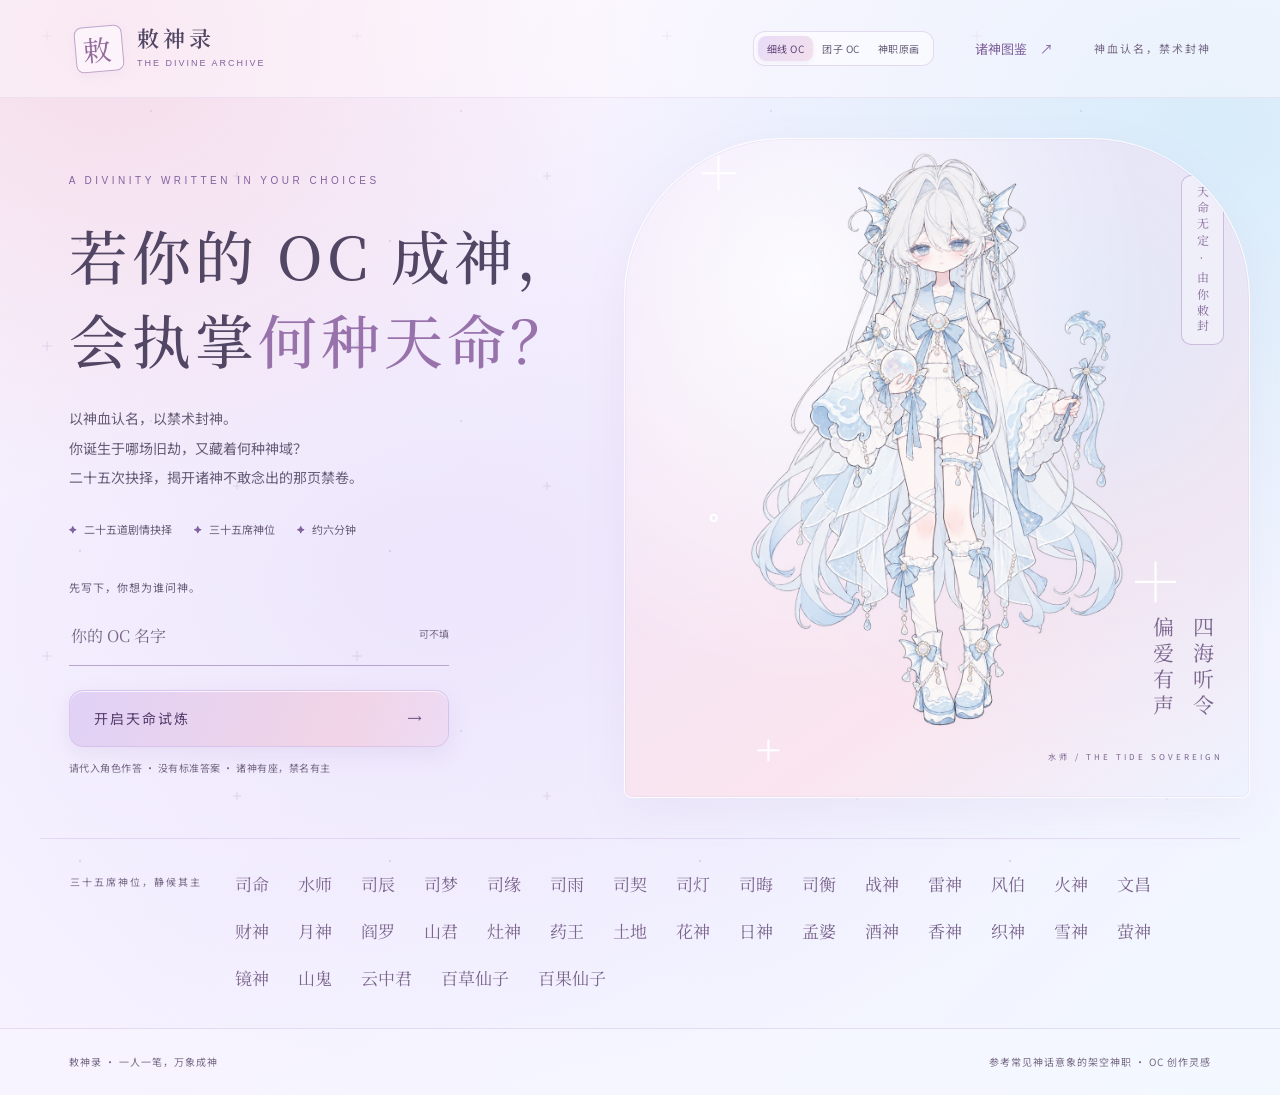
<file: index.html>
<!DOCTYPE html>
<html lang="zh-CN"><head><meta charset="utf-8"><meta name="viewport" content="width=device-width,initial-scale=1,viewport-fit=cover"><meta name="theme-color" content="#f8f5ff"><meta name="description" content="二十五道天命试炼，三十五种神职归宿。代入你的OC，领取专属权柄、封神名场面与神谕插画。"><meta property="og:title" content="敕神录 · 你的OC会是什么神？"><meta property="og:description" content="三十五种神职，三十五段禁忌出身。觉醒天生禁术、展开神域，揭开诸神不敢念出的封印密卷。"><title>敕神录 · 你的 OC 会是什么神？</title><link rel="icon" href="data:image/svg+xml,%3Csvg xmlns='http://www.w3.org/2000/svg' viewBox='0 0 64 64'%3E%3Crect width='64' height='64' rx='12' fill='%23eee3f8'/%3E%3Ctext x='12' y='49' font-size='44' fill='%2382639f'%3E敕%3C/text%3E%3C/svg%3E"><link rel="stylesheet" href="style.css?v=6"><link rel="stylesheet" href="dream.css?v=2"></head>
<body><header><button class="brand" id="brand" aria-label="敕神录首页"><span class="seal">敕</span><span>敕神录<small>THE DIVINE ARCHIVE</small></span></button><nav><div class="art-switch" role="group" aria-label="插画风格"><button data-art-choice="line" aria-pressed="true" class="active">细线 OC</button><button data-art-choice="chibi" aria-pressed="false">团子 OC</button><button data-art-choice="portrait" aria-pressed="false">神职原画</button></div><button id="nav-atlas">诸神图鉴 <span>↗</span></button><span class="nav-note">神血认名，禁术封神</span></nav></header><main id="app"></main><footer><span>敕神录 · 一人一笔，万象成神</span><span>参考常见神话意象的架空神职 · OC 创作灵感</span></footer><div id="toast" role="status" aria-live="polite"></div><dialog id="atlas"><div class="dialog-head"><div><p class="eyebrow">THE PANTHEON</p><h2>三十五神，各有锋芒。</h2></div><button id="close-atlas" class="close" aria-label="关闭图鉴">×</button></div><p class="muted">神位不分高低，故事各有偏爱。图鉴展示的是神职意象，角色外貌由你定义。</p><div class="atlas-grid" id="atlas-grid"></div></dialog><script src="data.js?v=7"></script><script src="app.js?v=15"></script></body></html>
</file>
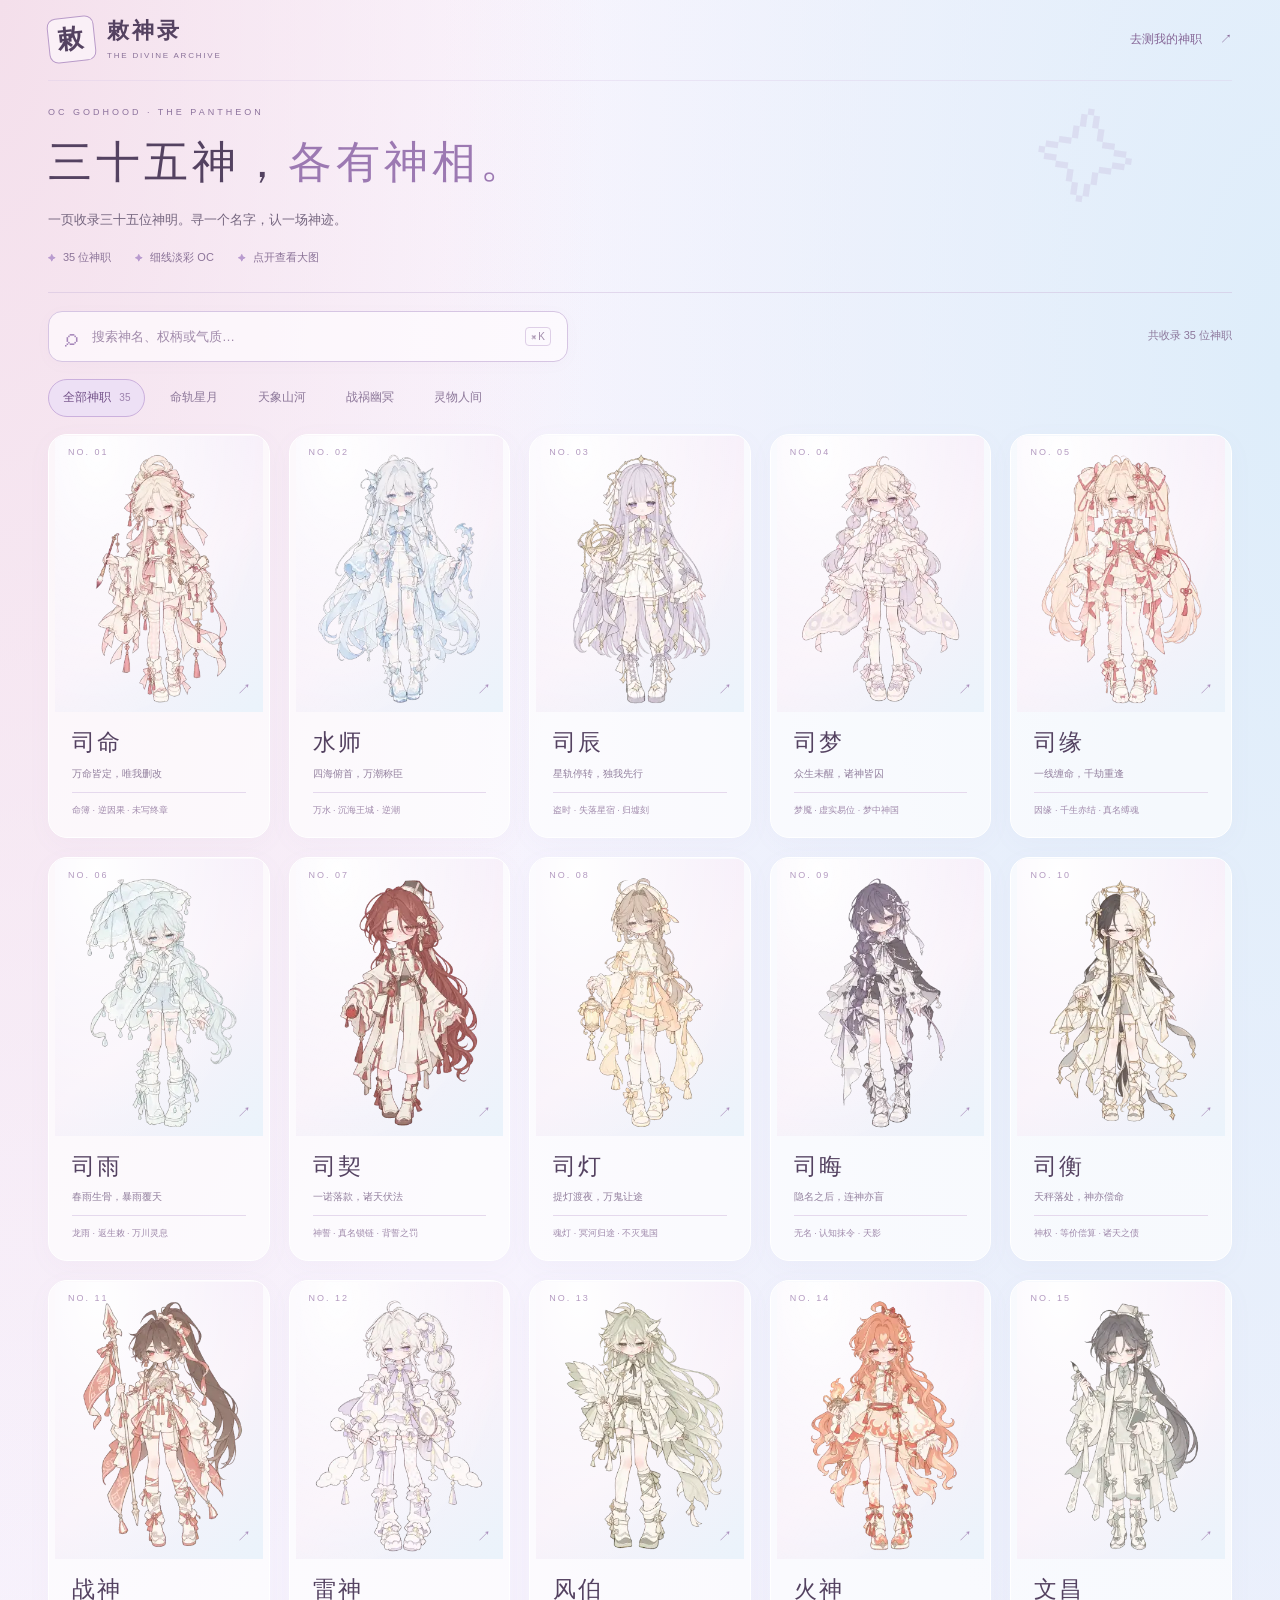
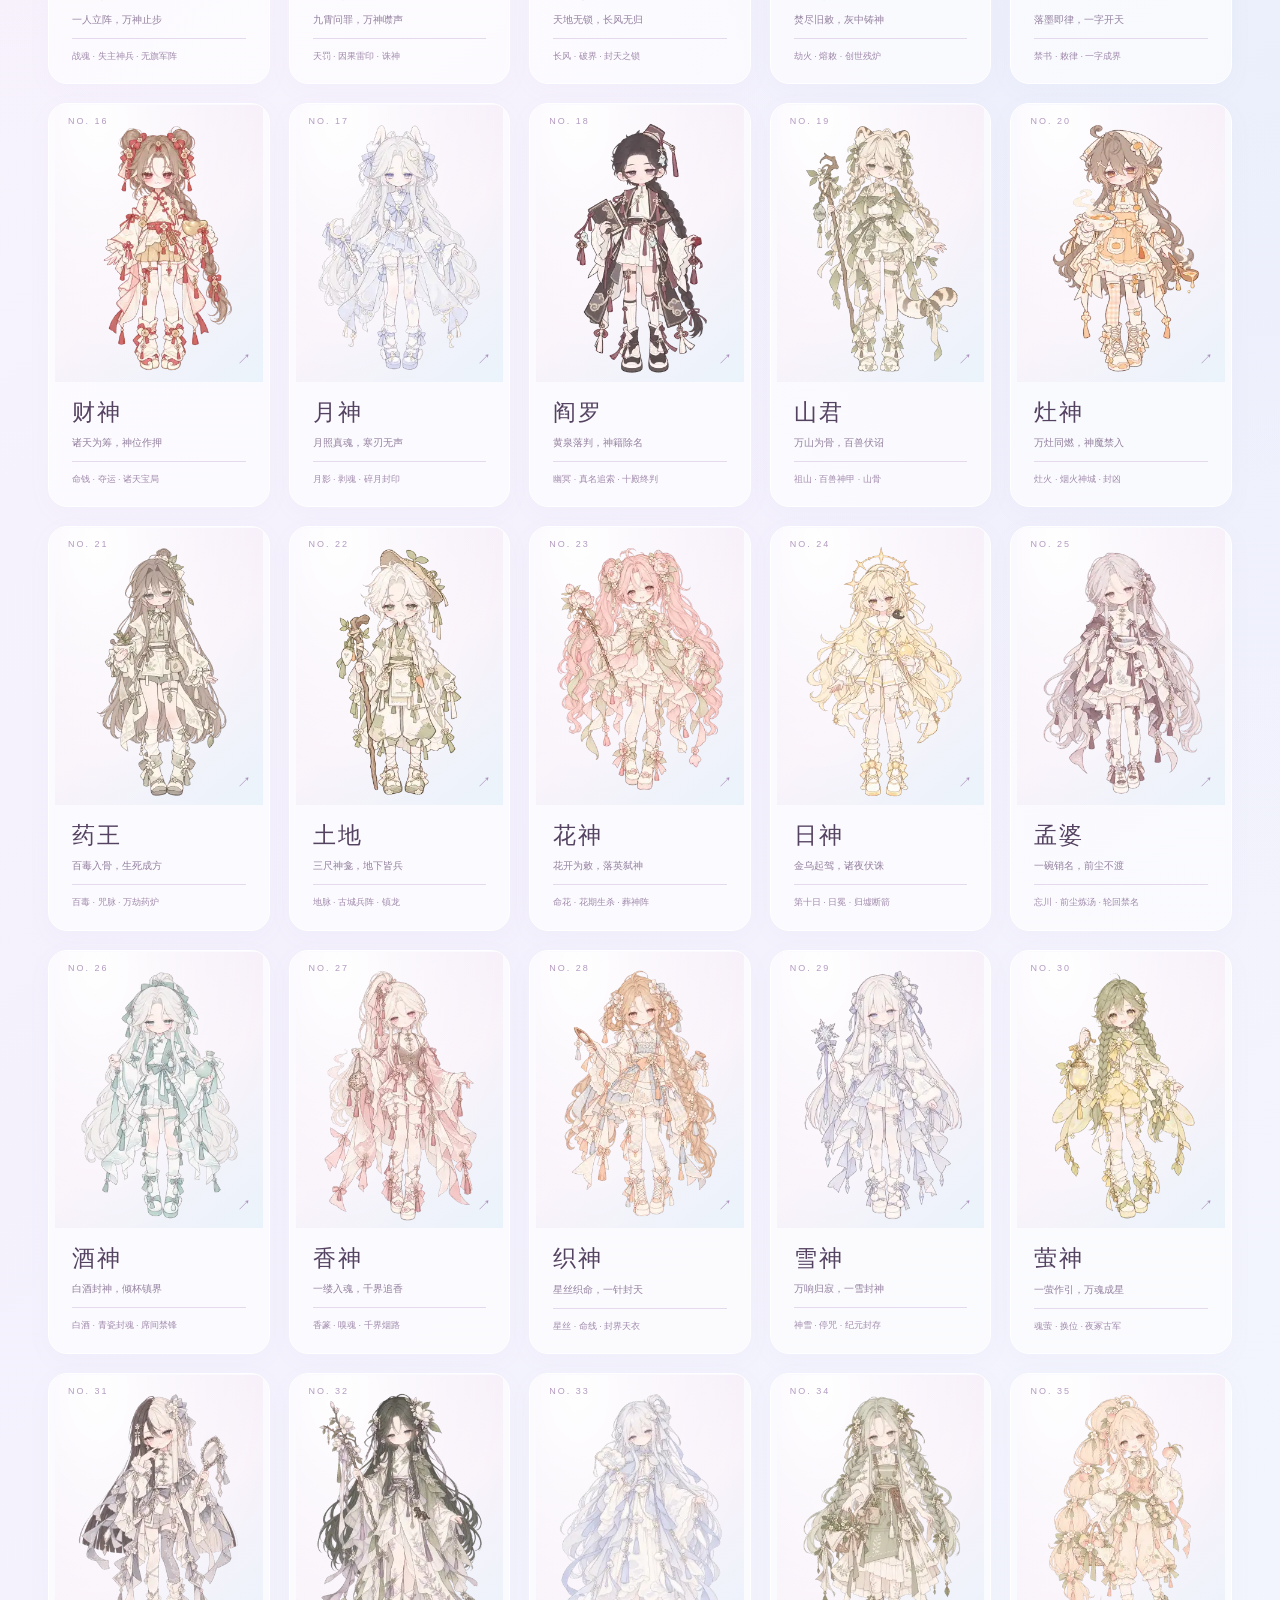
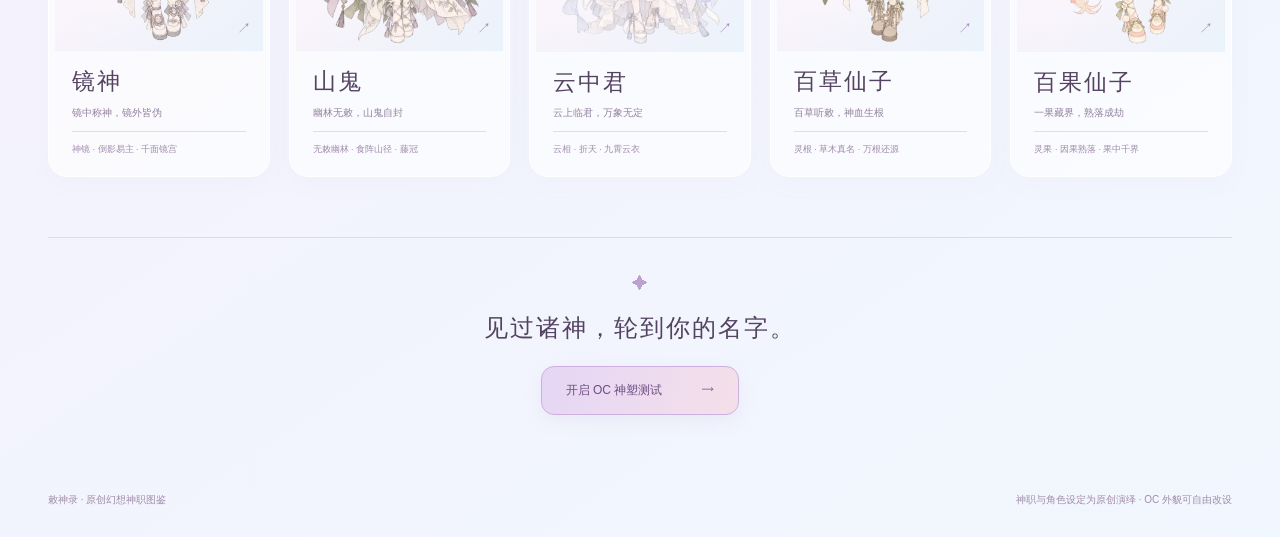
<file: atlas.html>
<!doctype html>
<html lang="zh-CN"><head><meta charset="utf-8"><meta name="viewport" content="width=device-width,initial-scale=1,viewport-fit=cover"><meta name="theme-color" content="#f7f2fc"><meta name="description" content="敕神录 · 35位幻想神职OC图鉴。看神相、寻神名，收藏属于你的创作灵感。"><title>诸神图鉴 · OC神塑</title><link rel="stylesheet" href="atlas.css?v=1"><script src="atlas-data.js?v=1" defer></script><script src="atlas.js?v=1" defer></script></head>
<body><header class="site-header"><a class="brand" href="atlas.html"><span class="brand-seal">敕</span><span>敕神录<small>THE DIVINE ARCHIVE</small></span></a><a class="test-link" href="https://oc001.rqez.cn/t/divine/">去测我的神职 <span>↗</span></a></header><main><section class="intro"><p class="eyebrow">OC GODHOOD · THE PANTHEON</p><h1>三十五神，<br><em>各有神相。</em></h1><p class="intro-copy">一页收录三十五位神明。<br>寻一个名字，认一场神迹。</p><div class="intro-meta"><span>35 位神职</span><span>细线淡彩 OC</span><span>点开查看大图</span></div><span class="intro-star" aria-hidden="true">✧</span></section><section class="collection" aria-label="诸神收录"><div class="collection-toolbar"><label class="search-wrap"><span aria-hidden="true">⌕</span><input type="search" id="god-search" placeholder="搜索神名、权柄或气质…" autocomplete="off" aria-label="搜索神名、权柄或气质"><kbd aria-hidden="true">⌘ K</kbd></label><p id="result-count" role="status">共收录 35 位神职</p></div><div class="filters" role="group" aria-label="按神职分类"><button data-filter="all" aria-pressed="true">全部神职 <span>35</span></button><button data-filter="fate" aria-pressed="false">命轨星月</button><button data-filter="nature" aria-pressed="false">天象山河</button><button data-filter="battle" aria-pressed="false">战祸幽冥</button><button data-filter="spirit" aria-pressed="false">灵物人间</button></div><div class="god-grid" id="god-grid"></div><div class="empty" id="empty" hidden><span aria-hidden="true">✧</span><h2>尚未寻到这位神。</h2><p>试试「月」「白酒」或「草木」，也可以换一类神职。</p><button id="clear-search">查看全部神职</button></div></section><section class="closing"><span aria-hidden="true">✦</span><p>见过诸神，轮到你的名字。</p><a href="https://oc001.rqez.cn/t/divine/">开启 OC 神塑测试 <span>⟶</span></a></section></main><footer><span>敕神录 · 原创幻想神职图鉴</span><span>神职与角色设定为原创演绎 · OC 外貌可自由改设</span></footer><dialog id="god-detail" aria-labelledby="detail-title"><button class="close-detail" id="close-detail" aria-label="关闭神职详情">×</button><div id="detail-content"></div><nav class="detail-nav" aria-label="切换神职"><button id="previous-god">← 上一位</button><span id="detail-position"></span><button id="next-god">下一位 →</button></nav></dialog><div class="toast" id="toast" role="status" aria-live="polite"></div></body></html>
</file>
<file: style.css>
@import url('https://fonts.googleapis.com/css2?family=Noto+Serif+SC:wght@400;500;600;700;900&family=Noto+Sans+SC:wght@400;500;600&display=swap');
:root{--bg:#101a19;--paper:#f1ebdc;--ink:#22332e;--gold:#cdb789;--muted:#a5ada1;--accent:#d3b77f;--line:#c9b88633;color-scheme:dark}*{box-sizing:border-box}body{margin:0;background:var(--bg);color:var(--paper);font:15px/1.8 'Noto Sans SC',sans-serif}body:before{content:'';position:fixed;inset:0;pointer-events:none;opacity:.16;background-image:url("data:image/svg+xml,%3Csvg viewBox='0 0 180 180' xmlns='http://www.w3.org/2000/svg'%3E%3Cfilter id='n'%3E%3CfeTurbulence type='fractalNoise' baseFrequency='.75' numOctaves='3' stitchTiles='stitch'/%3E%3C/filter%3E%3Cpath fill='%23ffffff' filter='url(%23n)' opacity='.19' d='M0 0h180v180H0z'/%3E%3C/svg%3E")}button,input{font:inherit}button{cursor:pointer}button:focus-visible,a:focus-visible{outline:2px solid var(--gold);outline-offset:5px}button{color:inherit}h1,h2,h3,p{margin-top:0}h1,h2,h3,.serif{font-family:'Noto Serif SC','Songti SC',serif}button{border:0}header{height:98px;border-bottom:1px solid var(--line);padding:0 5.4%;display:flex;align-items:center;justify-content:space-between;position:relative;z-index:2}.brand{display:flex;align-items:center;gap:14px;background:none;text-align:left;font:600 22px/1.1 'Noto Serif SC',serif;letter-spacing:4px}.brand small{display:block;font:9px/1.7 sans-serif;letter-spacing:2px;color:var(--gold);margin-top:6px}.seal{font:28px 'Noto Serif SC',serif;color:#dcba86;border:1px solid #ae7956;padding:2px 7px;transform:rotate(-5deg)}nav{display:flex;align-items:center;gap:35px}nav button{background:none;font-size:13px;color:var(--gold)}nav button span{margin-left:10px}.nav-note{font-size:11px;color:var(--muted);letter-spacing:2px}main{min-height:calc(100svh - 175px)}footer{border-top:1px solid var(--line);padding:24px 5.4%;display:flex;justify-content:space-between;color:#8f9a8d;font-size:10px;letter-spacing:1px}.eyebrow{font:10px/1.6 sans-serif;letter-spacing:3.5px;color:var(--gold);margin-bottom:24px}.hero{max-width:1500px;margin:auto;display:grid;grid-template-columns:1fr 1.05fr;min-height:740px}.hero-copy{padding:75px 7% 50px 11%;position:relative;z-index:1}.hero-copy h1{font-size:clamp(40px,4.6vw,68px);line-height:1.42;letter-spacing:4px;font-weight:500;margin-bottom:24px}.hero-copy h1 em{font-style:normal;color:var(--gold)}.hero-copy .desc{color:#b4b9ab;max-width:370px;font-size:14px;line-height:2.1}.hero-label{display:flex;gap:22px;color:#adbaa8;font-size:11px;margin:28px 0 38px}.hero-label span{display:flex;align-items:center;gap:7px}.hero-label span:before{content:'✦';color:var(--gold);font-size:8px}.name-label{display:block;font-size:11px;color:#b7bcad;letter-spacing:1px;margin:0 0 9px}.name-wrap{display:flex;align-items:center;gap:15px;max-width:380px;border-bottom:1px solid #79806b;padding:0 0 9px}.name-wrap input{background:none;border:0;outline:0;color:var(--paper);width:100%;font-family:'Noto Serif SC',serif;font-size:20px;min-width:0}.name-wrap input::placeholder{color:#738174;font-size:16px}.name-wrap span{white-space:nowrap;color:#8c998b;font-size:10px}.primary{background:var(--gold);color:#19251e;min-height:55px;padding:15px 24px;display:flex;align-items:center;justify-content:space-between;gap:30px;font-size:14px;letter-spacing:2px;transition:.2s}.primary:hover{background:#e6d0a2;transform:translateY(-2px)}.hero-copy .primary{width:100%;max-width:380px;margin:24px 0 12px}.subnote{font-size:10px;letter-spacing:.5px;color:#7f8d80}.hero-art{position:relative;min-width:0;overflow:hidden}.hero-art>img{width:100%;height:100%;object-fit:cover;object-position:50% 35%;position:absolute;inset:0}.hero-art:after{content:'';position:absolute;inset:0;background:linear-gradient(90deg,var(--bg),transparent 25%),linear-gradient(0deg,var(--bg),transparent 25%)}.art-caption{position:absolute;right:35px;bottom:58px;z-index:1;text-align:right;color:#eddfbd}.art-caption .vertical{writing-mode:vertical-rl;letter-spacing:10px;font:26px 'Noto Serif SC',serif;line-height:1.9;letter-spacing:7px;margin:0 0 20px auto}.art-caption small{font-size:10px;letter-spacing:3px}.floating-seal{position:absolute;right:30px;top:35px;z-index:1;border:1px solid #cfaa7877;padding:9px 12px;color:var(--gold);writing-mode:vertical-rl;letter-spacing:4px;font:12px 'Noto Serif SC',serif}.home-bottom{border-top:1px solid var(--line);max-width:1200px;margin:0 auto;padding:29px 30px 35px;display:flex;gap:30px;align-items:center}.home-bottom>span{font-size:10px;letter-spacing:2px;color:#a7ac9e;white-space:nowrap}.god-ticker{display:flex;flex-wrap:wrap;gap:25px}.god-ticker button{font:17px 'Noto Serif SC',serif;background:none;color:#d1c7ad;padding:3px}.god-ticker button:hover{color:#fff1cc}.quiz{max-width:850px;margin:0 auto;padding:42px 28px 75px;animation:rise .35s ease}.quiz-meta{display:flex;justify-content:space-between;align-items:center;font-size:11px;color:#a7b2a2;letter-spacing:1px}.quiz-meta strong{font-family:serif;font-size:25px;color:var(--gold);font-weight:400}.progress{height:2px;background:#60705a55;margin:15px 0 42px}.progress span{height:100%;display:block;background:var(--gold);transition:width .3s}.chapter{color:var(--gold);font-size:11px;letter-spacing:3px}.quiz h1{font-size:clamp(24px,3vw,35px);line-height:1.8;font-weight:500;letter-spacing:1px;margin:15px 0}.quiz .hint{font-size:13px;color:#a7b1a0;margin-bottom:30px}.options{display:grid;gap:12px}.option{display:flex;align-items:center;gap:20px;padding:18px 22px;text-align:left;background:#ffffff03;border:1px solid #9caa8d33;min-height:71px;transition:.2s;line-height:1.8;font-size:14px}.option .letter{font:19px 'Noto Serif SC',serif;color:#b8ac8a;min-width:20px}.option:hover{background:#d7c49610;border-color:#cdb789aa}.option.selected{background:#cfb88919;border-color:var(--gold)}.option.selected .letter{color:var(--gold)}.quiz-nav{display:flex;justify-content:space-between;margin-top:28px;align-items:center}.text-btn{background:none;color:#acb5a4;font-size:12px;padding:10px 0}.quiz-nav .primary{min-height:48px;font-size:12px;padding:12px 24px}.primary:disabled{opacity:.35;cursor:default;transform:none}.small-note{text-align:center;color:#738273;font-size:10px;margin:30px 0 0}.reveal{min-height:65svh;display:grid;place-content:center;text-align:center;padding:35px}.reveal .sigil{font:75px 'Noto Serif SC',serif;color:var(--gold);animation:pulse 1.5s infinite}.reveal h2{font-weight:400;font-size:26px;letter-spacing:4px}.reveal p{color:var(--muted);font-size:12px;letter-spacing:2px}.result{max-width:1160px;margin:auto;padding:45px 30px 70px;animation:rise .6s}.result-head{display:flex;justify-content:space-between;align-items:center;margin-bottom:28px}.result-head p{margin:0;font-size:11px;color:var(--gold);letter-spacing:2px}.result-head button{background:none;color:#aeb6a8;font-size:11px}.result-grid{display:grid;grid-template-columns:420px 1fr;gap:44px;align-items:start}.god-card{position:relative;aspect-ratio:2/3;background:#162321;overflow:hidden;border:1px solid #b9a47755}.god-card img{width:100%;height:100%;object-fit:cover}.god-card:after{content:'';position:absolute;inset:0;background:linear-gradient(0deg,#08100fea,transparent 58%)}.god-card .card-top{position:absolute;top:24px;left:26px;z-index:1;font-size:9px;letter-spacing:3px;color:#e2d4b7}.god-card .card-stamp{position:absolute;right:22px;top:22px;border:1px solid #e0c58b99;color:#e5d5b2;padding:6px 10px;writing-mode:vertical-rl;letter-spacing:4px;font:12px 'Noto Serif SC',serif}.card-title{position:absolute;bottom:26px;left:28px;right:23px;z-index:1}.card-title small{font-size:10px;letter-spacing:4px;color:#d3c9ab}.card-title h2{font-size:68px;font-weight:400;letter-spacing:13px;line-height:1.4;margin:7px 0}.card-title p{font:17px/1.8 'Noto Serif SC',serif;letter-spacing:2px;margin:0}.image-caption{font-size:9px;color:#77877a;text-align:center;margin-top:10px}.result-copy .eyebrow{margin:2px 0 12px;color:var(--accent)}.result-copy h1{font-size:31px;font-weight:500;line-height:1.7;margin-bottom:14px;overflow-wrap:anywhere}.result-copy h1 span{color:var(--accent)}.tags{display:flex;gap:8px;flex-wrap:wrap;margin-bottom:26px}.tags span{border:1px solid #a8b29644;color:#c6cbb9;padding:3px 10px;font-size:10px}.quote{border-left:2px solid var(--accent);padding-left:18px;font:21px/1.9 'Noto Serif SC',serif;color:var(--accent);margin:0 0 25px}.body-copy{font-size:13px;color:#bbc2b0;line-height:2.1}.domain{display:flex;gap:25px;border-top:1px solid var(--line);border-bottom:1px solid var(--line);padding:15px 0;margin-top:25px}.domain small{font-size:10px;color:#9aa58f}.domain p{font-family:'Noto Serif SC',serif;margin:3px 0;font-size:15px}.domain>div{flex:1}.actions{display:grid;grid-template-columns:1fr 1fr;gap:10px;margin-top:23px}.actions .primary{font-size:12px;letter-spacing:1px;padding:13px 17px;min-height:49px;gap:10px}.secondary{border:1px solid #b4b59766;background:transparent;padding:12px 16px;font-size:12px;letter-spacing:1px}.secondary:hover{background:#ffffff08}.share-extra{display:flex;gap:20px;margin-top:12px}.share-extra button{font-size:10px;background:none;color:#a7b09c;padding:4px 0;text-decoration:underline;text-underline-offset:5px}.section-divider{display:flex;align-items:center;gap:22px;margin:52px 0 25px;font:21px 'Noto Serif SC',serif;letter-spacing:3px}.section-divider:after{content:'';height:1px;background:var(--line);flex:1}.report-grid{display:grid;grid-template-columns:1fr 1fr;gap:18px}.report-box{padding:26px 28px;background:#d9d0b905;border:1px solid var(--line)}.report-box h3{font-size:18px;font-weight:500;margin-bottom:15px;letter-spacing:1px}.report-box .label{font:9px sans-serif;letter-spacing:3px;color:var(--accent);margin:0 0 12px}.report-box p{font-size:13px;color:#b9c1b0;line-height:2.1;margin-bottom:0}.report-box.scene{grid-column:1/-1;background:linear-gradient(130deg,#c5ad7814,#1b262100);padding:32px}.scene h3{font-size:24px}.scene p{font:17px/2.1 'Noto Serif SC',serif;color:#d9d7c5;max-width:900px}.prayer{font:17px/1.9 'Noto Serif SC',serif!important;color:#d3c8ab!important}.reply{border-top:1px solid var(--line);margin-top:18px;padding-top:14px;color:var(--accent)!important}.pair{display:flex;gap:20px;align-items:center}.pair img{width:63px;height:86px;object-fit:cover;border:1px solid #c9b88644}.pair h3{margin-bottom:3px}.pair p{font-size:11px}.bars{display:grid;gap:15px}.bar-label{display:flex;justify-content:space-between;font-size:12px;color:#cad0bc;margin-bottom:5px}.bar-line{height:3px;background:#7d896a33}.bar-line span{height:100%;display:block;background:var(--accent)}.report-box .quiet{font-size:10px;color:#86937c;line-height:1.8;margin-top:15px}.result-bottom{text-align:center;border-top:1px solid var(--line);padding-top:32px;margin-top:35px}.result-bottom p{font-size:12px;color:#a4af9a}.result-bottom button{display:inline-flex;min-width:210px}.evidence{padding-left:15px;border-left:1px solid #c9b88655;margin-top:15px}.evidence span{font-size:10px;color:var(--accent)}.evidence p{font-size:12px;margin-top:5px;color:#b7c0a9}#toast{position:fixed;bottom:28px;left:50%;transform:translate(-50%,15px);opacity:0;pointer-events:none;background:#e6d5ae;color:#203127;padding:10px 22px;font-size:12px;z-index:30;box-shadow:0 5px 25px #0005;transition:.2s;max-width:90vw;text-align:center}#toast.show{transform:translate(-50%,0);opacity:1}dialog{color:var(--paper);background:#15211e;border:1px solid #c9b88655;padding:35px;width:min(1080px,92vw);max-height:88svh}dialog::backdrop{background:#020a08c9;backdrop-filter:blur(6px)}.dialog-head{display:flex;justify-content:space-between;align-items:start}.dialog-head .eyebrow{margin-bottom:10px}.dialog-head h2{font-size:26px;letter-spacing:2px;font-weight:400}.close{background:none;color:var(--gold);font-size:32px;line-height:1}.muted{font-size:12px;color:#a5b098}.atlas-grid{display:grid;grid-template-columns:repeat(5,1fr);gap:16px;margin-top:25px}.atlas-item{background:none;text-align:left;padding:0;border:1px solid #b5ad8b33;overflow:hidden}.atlas-item img{width:100%;aspect-ratio:2/3;object-fit:cover;display:block;transition:transform .3s}.atlas-item:hover img{transform:scale(1.035)}.atlas-item div{padding:12px}.atlas-item h3{font-size:19px;letter-spacing:2px;margin:0 0 5px}.atlas-item p{font-size:10px;color:#acb59e;margin:0}.atlas-detail{display:grid;grid-template-columns:240px 1fr;gap:30px;margin-top:20px}.atlas-detail>img{width:100%;height:auto}.atlas-detail h3{font-size:28px;color:var(--gold);margin-bottom:15px}.atlas-detail p{font-size:13px;color:#b8c1ad}.resume-row{display:flex;align-items:center;gap:10px;font-size:11px;color:#a3b095;margin-top:17px}.resume-row button{background:none;border-bottom:1px solid var(--gold);padding:0;color:var(--gold)}@keyframes rise{from{opacity:0;transform:translateY(14px)}to{opacity:1;transform:translateY(0)}}@keyframes pulse{50%{opacity:.45;transform:scale(.95)}}@media(min-width:1500px){.hero{min-height:790px}}@media(max-width:1000px){.hero-copy{padding-left:9%;padding-top:58px}.hero{min-height:700px}.nav-note{display:none}.result-grid{grid-template-columns:350px 1fr;gap:28px}.result-copy h1{font-size:26px}.card-title h2{font-size:60px}.atlas-grid{grid-template-columns:repeat(4,1fr)}}@media(max-width:750px){header{height:78px;padding:0 6%}.brand{font-size:19px;gap:11px}.seal{font-size:24px}.brand small{font-size:7px}.hero{display:flex;flex-direction:column-reverse;min-height:auto}.hero-art{height:330px;min-height:330px}.hero-art>img{object-position:50% 28%}.hero-art:after{background:linear-gradient(0deg,var(--bg),transparent 50%)}.art-caption{right:25px;bottom:35px}.art-caption .vertical{font-size:19px;letter-spacing:5px}.art-caption small{font-size:8px}.floating-seal{right:auto;left:25px;top:25px}.hero-copy{padding:0 7% 40px;margin-top:-12px}.hero-copy .eyebrow{margin-bottom:17px;font-size:9px}.hero-copy h1{font-size:39px;letter-spacing:3px;margin-bottom:18px}.hero-copy .desc{font-size:12px;max-width:none}.hero-label{margin:20px 0 28px;gap:18px}.hero-label span{font-size:10px}.name-wrap,.hero-copy .primary{max-width:none}.hero-copy .primary{margin-top:20px}.home-bottom{margin:0 7%;padding:24px 0;display:block}.home-bottom>span{display:block;margin-bottom:17px}.god-ticker{gap:15px}.god-ticker button{font-size:15px}footer{display:block;padding:22px 7%;font-size:9px}footer span{display:block;margin:3px 0}.quiz{padding:27px 22px 50px}.progress{margin-bottom:30px}.quiz h1{font-size:24px;line-height:1.75}.quiz .hint{font-size:12px;margin-bottom:24px}.option{font-size:12px;padding:14px 16px;gap:16px;min-height:70px}.quiz-nav .primary{font-size:11px}.result{padding:28px 20px 45px}.result-head{margin-bottom:20px}.result-head p{font-size:10px}.result-grid{display:block}.god-card{width:100%;max-width:420px;margin:auto;aspect-ratio:3/4}.god-card img{object-position:50% 30%}.card-title h2{font-size:61px}.card-title p{font-size:16px}.card-title{bottom:22px}.result-copy{margin-top:28px}.result-copy h1{font-size:26px}.quote{font-size:19px}.body-copy{font-size:12px}.domain{gap:17px}.domain p{font-size:13px}.report-grid{grid-template-columns:1fr;gap:14px}.report-box{padding:24px}.report-box.scene{padding:26px 23px}.scene h3{font-size:22px}.scene p{font-size:16px}.section-divider{margin-top:38px;font-size:19px}.atlas-grid{grid-template-columns:repeat(2,1fr);gap:12px}dialog{padding:25px 20px;width:94vw}.dialog-head h2{font-size:23px}.atlas-detail{grid-template-columns:1fr;gap:20px}.atlas-detail>img{width:100%;max-height:350px;object-fit:cover;object-position:50% 25%}.atlas-item p{font-size:9px}}@media(prefers-reduced-motion:reduce){*,*:before,*:after{animation:none!important;transition:none!important;scroll-behavior:auto!important}}
/* Expanded divine archive */
.thrill-banner{padding:16px 18px;border:1px solid color-mix(in srgb,var(--accent) 38%,transparent);background:linear-gradient(110deg,#cab57c13,transparent);margin-bottom:20px}.thrill-banner>span{display:block;font-size:9px;letter-spacing:2px;color:var(--accent);margin-bottom:5px}.thrill-banner strong{font:18px/1.7 'Noto Serif SC',serif;color:#e4d5b4}.thrill-banner p{font-size:12px;line-height:1.95;color:#b4bfab;margin:7px 0 0}.report-jumps{display:flex;align-items:center;gap:12px;flex-wrap:wrap;margin:36px 0 0;border-top:1px solid var(--line);padding-top:22px}.report-jumps>span{font-size:10px;color:#8c9a86;letter-spacing:2px;margin-right:10px}.report-jumps button{background:#ffffff03;border:1px solid #bdba9640;padding:7px 12px;color:#c8cfb8;font-size:11px}.report-jumps button:hover{border-color:var(--accent);color:var(--accent)}.report-box[id]{scroll-margin-top:25px}.deep-reading{grid-column:1/-1;padding:34px 38px}.deep-reading h3{font-size:24px}.deep-reading p{font-size:14px;line-height:2.35;color:#c1c7b6;margin:16px 0;max-width:950px}.reading-end{margin-top:24px;padding-top:18px;border-top:1px solid var(--line);color:var(--accent);font:14px 'Noto Serif SC',serif;letter-spacing:1px}.modes-box{grid-column:1/-1;padding:30px}.modes-box h3{font-size:24px}.mode-note{max-width:760px;margin-bottom:22px!important;font-size:12px!important;color:#97a58d!important}.mode-tabs{display:flex;gap:10px;margin-bottom:24px}.mode-tabs button{flex:1;border:1px solid #a7ae8e44;background:#ffffff03;min-height:56px;font-size:12px;line-height:1.5;text-align:left;padding:13px 17px;color:#a9b69e}.mode-tabs button span{font:12px serif;margin-right:12px;color:#849276}.mode-tabs button.active{border-color:var(--accent);background:#c9b47d14;color:#e6dbbd}.mode-tabs button.active span{color:var(--accent)}.mode-layout{display:grid;grid-template-columns:160px 1fr;gap:28px;align-items:center;animation:rise .25s}.mode-portrait{position:relative;height:216px;overflow:hidden}.mode-portrait img{width:100%;height:100%;object-fit:cover}.mode-portrait:after{content:'';position:absolute;inset:0;background:linear-gradient(0deg,#07120fde,transparent 60%)}.mode-portrait>span{position:absolute;bottom:15px;left:15px;right:15px;text-align:center;color:#ecddbc;font:17px 'Noto Serif SC',serif;letter-spacing:3px;z-index:1}.mode-1 .mode-portrait img{filter:saturate(.85) sepia(.12)}.mode-2 .mode-portrait img{filter:saturate(.65) contrast(1.15) brightness(.75)}.mode-copy .mode-index{font:9px sans-serif;color:var(--accent);letter-spacing:2px;margin-bottom:15px}.mode-copy h4{font:29px/1.5 'Noto Serif SC',serif;color:#e4dabd;margin:0 0 12px}.mode-copy>p{margin-top:0!important;font-size:14px!important}.mode-copy blockquote{margin:18px 0 0;border-left:2px solid var(--accent);padding-left:17px;font:20px/1.8 'Noto Serif SC',serif;color:var(--accent)}.mode-footnote{display:block;color:#83917b;font-size:10px;margin-top:18px}.gossip-label{font-size:10px;color:#9fac95;letter-spacing:1px}.gossip-claim{font:18px/1.95 'Noto Serif SC',serif!important;color:#d8cdb1!important;margin:12px 0 20px!important}.gossip-button{width:100%;background:none;border:1px solid #cdb78966;padding:12px 15px;color:var(--accent);font-size:11px;display:flex;justify-content:space-between;gap:10px;text-align:left}.gossip-truth{padding:18px 0 0;animation:rise .3s}.gossip-truth>span{font-size:9px;letter-spacing:2px;color:var(--accent)}.gossip-truth p{font:16px/2.05 'Noto Serif SC',serif;color:#d2d5bf;margin-top:9px}.forum-post{display:flex;align-items:flex-start;gap:12px;margin-top:20px}.forum-avatar{flex-shrink:0;width:30px;height:30px;border:1px solid #b2b69555;color:#b9be9e;display:grid;place-items:center;font:14px 'Noto Serif SC',serif}.forum-post small{color:#839179;font-size:10px}.forum-post p{font-size:12px;line-height:1.9;margin:4px 0 0}.atlas-thrill{padding:15px 0;border-top:1px solid var(--line);border-bottom:1px solid var(--line);margin:20px 0}.atlas-thrill strong{color:var(--gold);font:17px 'Noto Serif SC',serif}.atlas-thrill p{margin:8px 0 0}.atlas-reading summary{font-size:12px;color:var(--gold);cursor:pointer;padding:8px 0}.atlas-reading p{line-height:2.1}.pair{align-items:flex-start}.pair img{flex-shrink:0}.pair p{line-height:1.9}.result-grid{grid-template-columns:minmax(300px,390px) 1fr}.gossip-truth[hidden]{display:none}.god-ticker{gap:16px 23px}.home-bottom{align-items:flex-start}.home-bottom>span{margin-top:5px}
@media(max-width:1000px){.result-grid{grid-template-columns:320px 1fr;gap:26px}.mode-layout{grid-template-columns:145px 1fr}}
@media(max-width:750px){.result-grid{display:block}.deep-reading,.modes-box{padding:25px 22px}.deep-reading h3,.modes-box h3{font-size:22px}.deep-reading p{font-size:13px;line-height:2.2}.mode-tabs{gap:6px}.mode-tabs button{font-size:10px;padding:10px 8px;min-height:61px;text-align:center}.mode-tabs button span{display:block;margin:0 0 4px;font-size:10px}.mode-layout{grid-template-columns:90px 1fr;gap:17px;align-items:start}.mode-portrait{height:150px}.mode-portrait>span{font-size:12px;left:6px;right:6px;letter-spacing:1px}.mode-copy h4{font-size:22px}.mode-copy>p{font-size:12px!important}.mode-copy .mode-index{font-size:7px;line-height:1.8;letter-spacing:1px;margin-bottom:9px}.mode-copy blockquote{font-size:16px;margin-top:14px;padding-left:10px}.mode-footnote{grid-column:1/-1;font-size:9px}.report-jumps{gap:8px}.report-jumps>span{width:100%;margin-bottom:3px}.report-jumps button{font-size:10px;padding:6px 9px}.thrill-banner strong{font-size:17px}.thrill-banner p{font-size:11px}.reading-end{font-size:12px;line-height:1.9}.god-ticker{gap:13px 19px}.home-bottom{display:block}}
/* Hand-drawn chibi collection: keep linework clear on warm paper. */
.art-switch{display:flex;gap:0;border:1px solid #a8b68b55;padding:3px;flex-shrink:0}.art-switch button{padding:5px 9px;font-size:10px;white-space:nowrap;color:#93a38e;letter-spacing:.5px;line-height:1.5}.art-switch button.active{background:#d6c89e;color:#24392b}.share-extra{flex-wrap:wrap;gap:10px 18px}body[data-art="portrait"] .chibi-only{display:none}body:is([data-art="chibi"],[data-art="line"]) .hero-art{background:#f5f0e7;margin:40px 30px 40px 0;border:1px solid #c8c4a9;border-radius:160px 160px 8px 8px}body:is([data-art="chibi"],[data-art="line"]) .hero-art>img{width:89%;height:78%;left:5.5%;top:7%;object-fit:contain;object-position:center}body:is([data-art="chibi"],[data-art="line"]) .hero-art:after{background:none;pointer-events:none}body:is([data-art="chibi"],[data-art="line"]) .art-caption{color:#657363;bottom:30px;right:26px}body:is([data-art="chibi"],[data-art="line"]) .art-caption .vertical{font-size:21px;letter-spacing:5px}body:is([data-art="chibi"],[data-art="line"]) .art-caption small{font-size:8px}body:is([data-art="chibi"],[data-art="line"]) .floating-seal{color:#77856b;border-color:#94a18199;top:36px;right:25px}body:is([data-art="chibi"],[data-art="line"]) .god-card{background:#f5f0e7;border-color:#b5bba2}body:is([data-art="chibi"],[data-art="line"]) .god-card>img{display:block;width:94%;height:66%;margin:22px auto 0;object-fit:contain;object-position:center}body:is([data-art="chibi"],[data-art="line"]) .god-card:after{display:none}body:is([data-art="chibi"],[data-art="line"]) .card-top{color:#87927e;font-size:8px;left:21px;top:19px}body:is([data-art="chibi"],[data-art="line"]) .card-stamp{color:#7e846c;border-color:#9aa48988;font-size:10px;right:18px;top:18px}body:is([data-art="chibi"],[data-art="line"]) .card-title{color:#4e6253;bottom:24px;left:25px}body:is([data-art="chibi"],[data-art="line"]) .card-title small{color:#87927e;font-size:8px;letter-spacing:2px}body:is([data-art="chibi"],[data-art="line"]) .card-title h2{font-size:59px;line-height:1.15;letter-spacing:11px;margin:9px 0}body:is([data-art="chibi"],[data-art="line"]) .card-title p{font-size:15px;color:#7d7b63;line-height:1.6;letter-spacing:1px}body:is([data-art="chibi"],[data-art="line"]) .atlas-item>img{background:#f6f2ea;aspect-ratio:1/1;object-fit:contain;padding:6px}body:is([data-art="chibi"],[data-art="line"]) .atlas-detail>img{background:#f6f2ea;aspect-ratio:1/1;object-fit:contain;padding:10px;align-self:start}body:is([data-art="chibi"],[data-art="line"]) .pair img{background:#f6f2ea;height:63px;width:63px;object-fit:contain;padding:2px}body:is([data-art="chibi"],[data-art="line"]) .mode-portrait{background:#f6f2ea;border:1px solid #d4d5ba}body:is([data-art="chibi"],[data-art="line"]) .mode-portrait img{height:82%;width:100%;object-fit:contain;padding:3px}body:is([data-art="chibi"],[data-art="line"]) .mode-portrait:after{display:none}body:is([data-art="chibi"],[data-art="line"]) .mode-portrait>span{color:#63745d;font-size:14px;bottom:13px;letter-spacing:2px}body:is([data-art="chibi"],[data-art="line"]) .mode-2 .mode-portrait img{filter:saturate(.75) contrast(1.04)}
@media(max-width:1000px){nav{gap:16px}}
@media(max-width:750px){nav{gap:10px}.art-switch{padding:2px}.art-switch button{font-size:8px;padding:5px 6px;letter-spacing:0}nav>button{font-size:10px;padding:5px 0}nav>button span{margin-left:3px}.brand{letter-spacing:2px;gap:8px}.brand small{letter-spacing:1px}.seal{font-size:21px;padding:2px 5px}body:is([data-art="chibi"],[data-art="line"]) .hero-art{height:350px;min-height:350px;margin:20px 7% 28px;border-radius:85px 85px 5px 5px}body:is([data-art="chibi"],[data-art="line"]) .hero-art>img{width:84%;height:90%;top:0;left:5%}body:is([data-art="chibi"],[data-art="line"]) .floating-seal{font-size:9px;top:23px;right:16px;padding:7px}body:is([data-art="chibi"],[data-art="line"]) .art-caption{right:19px;bottom:19px}body:is([data-art="chibi"],[data-art="line"]) .art-caption .vertical{font-size:14px;letter-spacing:3px;margin-bottom:9px}body:is([data-art="chibi"],[data-art="line"]) .art-caption small{font-size:6px;letter-spacing:1px}body:is([data-art="chibi"],[data-art="line"]) .god-card>img{height:65%;margin-top:18px}body:is([data-art="chibi"],[data-art="line"]) .card-title{bottom:21px;left:23px}body:is([data-art="chibi"],[data-art="line"]) .card-title h2{font-size:51px;line-height:1.1;letter-spacing:8px;margin:6px 0}body:is([data-art="chibi"],[data-art="line"]) .card-title p{font-size:13px}body:is([data-art="chibi"],[data-art="line"]) .mode-portrait>span{font-size:10px;letter-spacing:1px;bottom:10px}.share-extra button{font-size:9px}}

/* Delicate full-body character sheets */
body[data-art="line"] .hero-art{background:#faf8f4;border-color:#d5d1c8}
body[data-art="line"] .hero-art>img{height:88%;width:88%;top:2%;left:6%}
body[data-art="line"] .god-card{aspect-ratio:4/7;background:#faf8f4}
body[data-art="line"] .god-card>img{height:72%;width:94%;margin-top:21px}
body[data-art="line"] .card-title{bottom:23px}
body[data-art="line"] .card-title h2{font-size:55px}
body[data-art="line"] .atlas-item>img{aspect-ratio:2/3;background:#faf8f4;padding:9px}
body[data-art="line"] .atlas-detail>img{aspect-ratio:2/3;background:#faf8f4;padding:8px}
body[data-art="line"] .pair img{width:63px;height:88px;background:#faf8f4}
body[data-art="line"] .mode-portrait{background:#faf8f4}
body[data-art="line"] .mode-portrait img{height:85%}
@media(max-width:750px){.art-switch button{padding:5px 5px;font-size:8px}nav{gap:8px}.brand{font-size:18px}.brand small{font-size:6px}body[data-art="line"] .hero-art{height:430px;min-height:430px}body[data-art="line"] .hero-art>img{height:94%;width:86%;left:4%;top:0}body[data-art="line"] .god-card{aspect-ratio:2/3}body[data-art="line"] .god-card>img{height:70%;margin-top:15px}body[data-art="line"] .card-title h2{font-size:48px}body[data-art="line"] .card-title p{font-size:12px}body[data-art="line"] .atlas-detail>img{max-height:460px}}
@media(max-width:360px){header{padding:0 4%}.brand{font-size:15px;gap:5px}.brand small{font-size:5px}.seal{font-size:18px}nav>button{font-size:9px}.art-switch button{font-size:7px;padding:4px}.art-switch{padding:2px}}

.source-note{font-size:11px!important;color:#9eaa99!important;border-top:1px solid var(--line);padding-top:15px}.atlas-item img[src*="line-oc-v"]{object-fit:contain;background:#faf8f4}.atlas-detail>img[src*="line-oc-v"]{object-fit:contain;background:#faf8f4}
</file>
<file: dream.css>
/* Pearl, lilac mist and a little starlight. Layout and OC artwork stay intact. */
:root {
  --bg: #f8f5ff;
  --paper: #514663;
  --ink: #514663;
  --gold: #82639f;
  --muted: #776985;
  --line: #b8a3d54a;
  --deity-tint: #c9b4e3;
  --accent: color-mix(in srgb, var(--deity-tint) 26%, #513c68 74%);
  --dream-copy: #675c77;
  --dream-border: #c8b7e078;
  --dream-shadow: 0 14px 45px #9376b313;
  color-scheme: light;
}
body {
  background:
    radial-gradient(ellipse at 8% 3%, #f5dbea 0, transparent 33rem),
    radial-gradient(ellipse at 95% 12%, #d8ecfa 0, transparent 40rem),
    radial-gradient(ellipse at 35% 52%, #e6ddfa95 0, transparent 48rem),
    linear-gradient(135deg, #fcf8ff, #f5f1ff 48%, #f1f7ff);
  background-color: var(--bg);
}
body:before {
  opacity: .38;
  background-image: url("data:image/svg+xml,%3Csvg xmlns='http://www.w3.org/2000/svg' width='310' height='310' viewBox='0 0 310 310'%3E%3Cpath d='M47 31v10m-5-5h10M237 172v8m-4-4h8' stroke='%23b09ac7' stroke-width='.8'/%3E%3Ccircle cx='151' cy='111' r='1' fill='%23b8add4'/%3E%3Ccircle cx='80' cy='241' r='1.2' fill='%23b8add4'/%3E%3C/svg%3E");
  z-index: -1;
}
header { background: #fffaff70; border-color: #d9cbe966; }
.seal { color: #946b9e; border-color: #c0a5cb; background: #fffaff99; border-radius: 8px; box-shadow: 0 3px 10px #a780b911; }
.brand small, nav button { color: var(--gold); }
.nav-note, footer { color: var(--muted); }
footer { background: #ffffff30; }
.hero-copy h1 em { color: #9872ab; }
.hero-copy .desc, .hero-label, .name-label { color: var(--dream-copy); }
.name-wrap { border-color: #baa3cf; padding: 8px 0 12px; }
.name-wrap input { color: var(--ink); }
.name-wrap input::placeholder, .name-wrap span { color: var(--muted); }
.name-wrap:focus-within { border-color: #8762a5; box-shadow: 0 2px 0 #b99bda40; }
.subnote, .small-note, .image-caption { color: var(--muted); }
.primary {
  color: #543c6c;
  background: linear-gradient(110deg, #e0d1f6, #f1d4e6 72%, #eddbf5);
  border: 1px solid #c8afe57a;
  border-radius: 14px;
  box-shadow: 0 7px 22px #a27bbb23, inset 0 1px 0 #ffffffbf;
}
.primary:hover { background: linear-gradient(110deg, #d8c4f1, #ecc8df 72%, #e4d0f1); box-shadow: 0 10px 26px #a27bbb30; }
.primary:disabled { opacity: .5; box-shadow: none; }
.secondary, .gossip-button { background: #ffffff65; border-color: var(--dream-border); border-radius: 12px; color: var(--accent); }
.secondary:hover, .gossip-button:hover { background: #ede4fa90; }
.text-btn, .share-extra button, .result-head button { color: #79608f; }
.art-switch { border-color: var(--dream-border); background: #ffffff80; border-radius: 12px; padding: 4px; }
.art-switch button { color: var(--dream-copy); border-radius: 8px; }
.art-switch button.active { color: #634779; background: linear-gradient(115deg, #e9dcf8, #f2dfec); box-shadow: 0 2px 5px #9f83b51a; }
:root body:is([data-art="chibi"], [data-art="line"]) .hero-art {
  background:
    radial-gradient(ellipse at 28% 22%, #ffffffd9, transparent 55%),
    radial-gradient(ellipse at 75% 25%, #d5e9fb99, transparent 65%),
    linear-gradient(145deg, #eee4fb, #fae5ef 70%, #edf3ff);
  border-color: #ffffffd9;
  box-shadow: var(--dream-shadow), inset 0 0 0 1px #ccb7e533;
  isolation: isolate;
}
:root body:is([data-art="chibi"], [data-art="line"]) .hero-art:after {
  display: block;
  background: url("data:image/svg+xml,%3Csvg xmlns='http://www.w3.org/2000/svg' viewBox='0 0 400 600'%3E%3Cg fill='none' stroke='%23fff' stroke-width='1.3'%3E%3Cpath d='M60 100v22m-11-11h22M340 360v26m-13-13h26M92 474v14m-7-7h14'/%3E%3Ccircle cx='310' cy='80' r='4'/%3E%3Ccircle cx='57' cy='332' r='2'/%3E%3C/g%3E%3C/svg%3E") center / cover;
  z-index: -1;
}
:root body:is([data-art="chibi"], [data-art="line"]) .art-caption { color: #7b658e; }
:root body:is([data-art="chibi"], [data-art="line"]) .floating-seal { color: #876b9c; border-color: #b599cc99; background: #ffffff52; border-radius: 10px; }
body[data-art="portrait"] .art-caption { color: #fff5ec; text-shadow: 0 2px 8px #352642b3; }
body[data-art="portrait"] .floating-seal { color: #fff5ec; background: #51466377; border-color: #f4e6ff88; }
.home-bottom>span { color: var(--muted); }
.god-ticker button { color: #7d668e; }
.god-ticker button:hover { color: #aa6d9d; }
.quiz-meta, .quiz .hint { color: var(--dream-copy); }
.progress, .bar-line { background: #d6c7e662; border-radius: 8px; }
.progress { height: 4px; }
.progress span, .bar-line span { background: linear-gradient(90deg, #bc9cdb, #daa8c4, #a7c8e9); border-radius: inherit; }
.option { background: #ffffff80; border-color: #cbbade80; border-radius: 15px; color: var(--ink); box-shadow: 0 3px 13px #9d7bbb08; }
.option .letter { color: #9675ad; }
.option:hover { background: #f3eafc; border-color: #ad89c9; }
.option.selected { background: linear-gradient(115deg, #eadef8, #f8e7f0); border-color: #a580c3; box-shadow: 0 4px 18px #b18dcb20; }
.option.selected .letter { color: #7d519e; }
.result-head p { color: var(--gold); }
.god-card { border-color: var(--dream-border); border-radius: 24px; box-shadow: var(--dream-shadow); }
body[data-art="portrait"] .god-card:after { background: linear-gradient(0deg, #f8f3ffff, #f8f3ffeb 13%, #f8f3ff00 65%); }
body[data-art="portrait"] .card-top { color: #fff9f5; text-shadow: 0 1px 5px #352642; }
body[data-art="portrait"] .card-stamp { color: #fff9f5; background: #51466377; border-color: #fff9f588; border-radius: 8px; }
:root body:is([data-art="chibi"], [data-art="line"]) .god-card {
  background:
    radial-gradient(ellipse at 25% 15%, #e7dcfa70, transparent 65%),
    radial-gradient(ellipse at 92% 45%, #dceefc80, transparent 60%),
    linear-gradient(155deg, #fffaff, #fbf3fa 78%, #eee9fc);
  border-color: #ffffff;
}
:root body:is([data-art="chibi"], [data-art="line"]) .card-top { color: #86718f; }
:root body:is([data-art="chibi"], [data-art="line"]) .card-stamp { color: #92739f; border-color: #bca1cd99; border-radius: 8px; background: #ffffff60; }
:root body .card-title, :root body .card-title h2 { color: #6b527d; }
:root body .card-title small { color: #8a729a; }
:root body .card-title p { color: #7b648c; }
.tags span { border-color: #c8b5dd88; color: #7c628e; background: #ffffff60; border-radius: 30px; }
.body-copy, .report-box p, .deep-reading p, .evidence p, .atlas-detail p { color: var(--dream-copy); }
.domain { border-color: var(--line); }
.domain small { color: var(--muted); }
.thrill-banner { background: linear-gradient(115deg, #eee1f7ad, #f8e5ef80, #e6f1fc6e); border-color: #d2bce56b; border-radius: 16px; }
.thrill-banner strong { color: #765089; }
.thrill-banner p { color: var(--dream-copy); }
.report-jumps>span { color: var(--muted); }
.report-jumps button { background: #ffffff75; color: #7a618f; border-color: var(--dream-border); border-radius: 30px; }
.report-jumps button:hover { background: #eee3fa; }
.report-box { background: #ffffff88; border-color: #ffffffd9; border-radius: 20px; box-shadow: var(--dream-shadow), inset 0 0 0 1px #d8c7e630; }
.report-box h3 { color: #695079; }
.report-box.scene { background: linear-gradient(125deg, #eee3f8bd, #fae8f1a3, #e6effc9c); }
.scene p { color: #6c557e; }
.prayer, .gossip-claim { color: #7c5e8b !important; }
.reply { color: var(--accent) !important; }
.source-note, .mode-note { color: var(--muted) !important; }
.mode-tabs button { background: #ffffff65; color: var(--dream-copy); border-color: var(--dream-border); border-radius: 12px; }
.mode-tabs button span { color: #8d759f; }
.mode-tabs button.active { color: #69497f; border-color: #b18acb; background: linear-gradient(115deg, #eadef8, #f5e2ef); }
.mode-copy h4 { color: #755089; }
.mode-footnote, .gossip-label, .forum-post small, .report-box .quiet { color: var(--muted); }
.gossip-truth p { color: #71547f; }
.forum-avatar { border-color: #cab3df; background: #eee2f7; color: #87639e; border-radius: 10px; }
.pair img { border-color: var(--dream-border); border-radius: 10px; }
.bar-label { color: var(--dream-copy); }
.result-bottom p { color: var(--dream-copy); }
.evidence { border-color: #c5addb; }
.resume-row { color: var(--muted); }
dialog { color: var(--ink); background: linear-gradient(130deg, #fcf7ff, #f2effc 65%, #edf5fd); border-color: #ffffffdb; border-radius: 24px; box-shadow: 0 25px 90px #68548040; }
dialog::backdrop { background: #7561876e; backdrop-filter: blur(8px); }
.muted { color: var(--muted); }
.atlas-item { background: #ffffff99; border-color: #dbcce980; border-radius: 15px; box-shadow: 0 4px 15px #a98ab40d; }
.atlas-item p { color: var(--muted); }
:root body:is([data-art="line"], [data-art="chibi"]) :is(.atlas-item>img, .atlas-detail>img, .pair img, .mode-portrait) {
  background: linear-gradient(145deg, #f3edfc, #fff8fc 65%, #eaf3fc);
  border-color: #d5c1e6;
}
:root body:is([data-art="line"], [data-art="chibi"]) .mode-portrait { border-radius: 14px; }
:root body:is([data-art="line"], [data-art="chibi"]) .mode-portrait>span { color: #816193; }
#toast { background: #f7efff; color: #664b7d; border: 1px solid #d8bfe8; border-radius: 14px; box-shadow: 0 8px 35px #79608c30; }
::selection { background: #dfc9ee; color: #513c68; }
.origin-box, .taboo-box { grid-column: 1 / -1; }
.origin-box { background: linear-gradient(130deg, #eee3f9c9, #fff7fbbd 60%, #e8f1fcbd); }
.report-box .origin-lineage { font: 25px/1.65 'Noto Serif SC', serif; color: var(--accent); margin: 0 0 15px; }
.origin-chronicle { margin-top: 22px; border-top: 1px solid var(--line); }
.origin-chronicle summary { cursor: pointer; padding-top: 16px; font-size: 12px; color: var(--accent); }
.origin-chronicle summary span { float: right; }
.origin-chronicle[open] summary span { transform: rotate(45deg); }
.origin-chronicle p { margin-top: 16px; line-height: 2.2; }
.ability-box h3 { font-size: 20px; line-height: 1.75; }
.release-box { background: linear-gradient(135deg, #eee4fac9, #eaf1fbc9); }
.taboo-box { border-left: 2px solid #b48bc9; }
@media (min-width: 751px) and (max-width: 1000px) {
  .hero-copy h1 { font-size: 36px; letter-spacing: 2px; }
}
@media (max-width: 750px) {
  .hero-copy h1 { font-size: clamp(28px, 8.7vw, 39px); letter-spacing: 2px; }
  :root body:is([data-art="chibi"], [data-art="line"]) .floating-seal { left: auto; }
  .primary { border-radius: 12px; }
  .god-card { border-radius: 20px; }
  .report-box { border-radius: 17px; }
  dialog { border-radius: 20px; }
  .report-box .origin-lineage { font-size: 22px; }
  .ability-box h3 { font-size: 19px; }
}
</file>
<file: atlas.css>
:root{color-scheme:light;--ink:#544261;--copy:#75667f;--accent:#8862a3;--line:#cfbdde80;--paper:#fffcff;--serif:'Songti SC','STSong','Noto Serif CJK SC',serif}*{box-sizing:border-box}body{margin:0;color:var(--ink);font:14px/1.8 -apple-system,BlinkMacSystemFont,'PingFang SC','Microsoft YaHei',sans-serif;background:radial-gradient(ellipse at 0 0,#f4dfeb,transparent 600px),radial-gradient(ellipse at 100% 10%,#deedfa,transparent 850px),linear-gradient(145deg,#fbf6fe,#f4f1fd 60%,#f1f7fe)}button,input,a{-webkit-tap-highlight-color:transparent}button,input{font:inherit}a{color:inherit;text-decoration:none}button{cursor:pointer;color:inherit}button:focus-visible,a:focus-visible,input:focus-visible,summary:focus-visible{outline:2px solid #956caf;outline-offset:5px}button{border:0}h1,h2,h3,p{margin:0}button[hidden],[hidden]{display:none!important}.site-header{height:100px;max-width:1320px;padding:0 48px;margin:auto;display:flex;align-items:center;justify-content:space-between}.brand{display:flex;align-items:center;gap:12px;font:600 22px/1.2 var(--serif);letter-spacing:3px}.brand-seal{border:1px solid #b99bc9;background:#fffbff90;padding:6px 8px;border-radius:9px;transform:rotate(-6deg);font-size:26px}.brand small{display:block;font:8px/1.5 sans-serif;letter-spacing:1.8px;margin-top:6px;color:#8a7299}.test-link{font-size:12px;color:#866797}.test-link span{margin-left:15px}main{max-width:1320px;margin:auto;padding:0 48px}.intro{position:relative;border-top:1px solid #dac9e75e;padding:54px 0 44px}.eyebrow{font:9px/1.6 sans-serif;letter-spacing:3px;color:#8d739d}.intro h1{font:500 clamp(40px,5vw,64px)/1.35 var(--serif);letter-spacing:4px;margin:22px 0}.intro h1 br{display:none}.intro h1 em{font-style:normal;color:#9c79b2}.intro-copy{color:var(--copy);font-size:13px;line-height:2}.intro-meta{display:flex;gap:24px;color:#8b7398;font-size:11px;margin-top:24px}.intro-meta span:before{content:'✦';margin-right:7px;font-size:8px;color:#b99bcf}.intro-star{position:absolute;right:8%;top:60px;font:140px/1 var(--serif);color:#bca4d03b;transform:rotate(8deg)}.collection-toolbar{display:flex;align-items:center;justify-content:space-between;gap:24px;padding-top:23px;border-top:1px solid var(--line)}.search-wrap{display:flex;align-items:center;gap:12px;max-width:520px;width:100%;padding:12px 16px;border:1px solid #d6c5e3;background:#fffcffb0;border-radius:14px;box-shadow:0 3px 15px #9975af08}.search-wrap>span{font-size:25px;line-height:1;color:#a586b9}.search-wrap input{min-width:0;width:100%;outline:none;border:0;background:transparent;color:var(--ink);font-size:13px}.search-wrap input::placeholder{color:#a08aaa}.search-wrap kbd{font:10px sans-serif;color:#a08aaa;white-space:nowrap;border:1px solid #decfe7;border-radius:4px;padding:3px 5px}.collection-toolbar>p{font-size:11px;color:#8c779b;white-space:nowrap}.filters{display:flex;gap:10px;flex-wrap:wrap;padding:22px 0}.filters button{border:1px solid transparent;background:transparent;padding:7px 14px;border-radius:20px;font-size:12px;color:#8c7799;transition:.15s}.filters button[aria-pressed=true]{color:#735189;background:#ede0f5;border-color:#cbb0dd}.filters button span{font:10px sans-serif;margin-left:5px;opacity:.65}.god-grid{display:grid;grid-template-columns:repeat(5,minmax(0,1fr));gap:19px}.god-card{display:block;text-align:left;background:#ffffffa8;border:1px solid #fff;border-radius:19px;overflow:hidden;box-shadow:0 6px 26px #9b7caf0a;transition:transform .2s,box-shadow .2s}.god-card:hover{transform:translateY(-5px);box-shadow:0 14px 28px #9473ac1b}.card-image{position:relative;aspect-ratio:3/4;background:radial-gradient(ellipse at 20% 5%,#fff,transparent 75%),linear-gradient(140deg,#f2e9f9,#f9f2fa 55%,#eaf3fb);padding:18px 9px 7px;overflow:hidden}.card-image img{width:100%;height:100%;object-fit:contain;display:block}.card-index{position:absolute;top:11px;left:13px;color:#b39ac0;font:9px sans-serif;letter-spacing:2px}.card-arrow{position:absolute;right:12px;bottom:10px;font-size:14px;color:#a98cbb}.card-info{padding:15px 17px 18px}.card-info h2{font:500 23px/1.4 var(--serif);letter-spacing:2px}.card-info .card-title{font-size:10px;color:#93809e;margin:5px 0 9px;line-height:1.8}.card-domain{font-size:9px;color:#a18bac;border-top:1px solid #e5d9ed;padding-top:9px;white-space:nowrap;text-overflow:ellipsis;overflow:hidden}.empty{text-align:center;padding:70px 20px;color:#8a719a}.empty>span{font-size:50px;color:#c6acd7}.empty h2{font:24px var(--serif);margin:12px 0}.empty p{font-size:12px}.empty button{margin-top:22px;padding:10px 20px;border:1px solid #cfb4df;background:#fff8ff;border-radius:12px}.closing{text-align:center;margin:60px 0 30px;border-top:1px solid var(--line);padding:32px 15px 18px}.closing>span{color:#bda0d0;font-size:16px}.closing p{font:24px var(--serif);letter-spacing:2px;margin:13px 0 22px}.closing a{display:inline-flex;align-items:center;gap:40px;border:1px solid #ccb1df;padding:13px 24px;border-radius:13px;background:linear-gradient(110deg,#e5d6f5,#f4dfe9);font-size:12px;color:#6c4d82;box-shadow:0 6px 18px #a37eba1a}footer{max-width:1320px;margin:auto;padding:28px 48px;display:flex;justify-content:space-between;gap:20px;color:#a08ca9;font-size:10px}dialog{width:min(960px,94vw);padding:32px;border:1px solid #fff;border-radius:24px;color:var(--ink);background:linear-gradient(135deg,#fffaff,#f5f0fc 60%,#eef5fc);box-shadow:0 25px 100px #69527a40;max-height:92svh}dialog::backdrop{background:#68517675;backdrop-filter:blur(7px)}.close-detail{position:absolute;right:18px;top:14px;z-index:2;background:#fffbffb8;width:34px;height:34px;border-radius:50%;font:25px/1 sans-serif;color:#8c6c9f}.detail-layout{display:grid;grid-template-columns:minmax(230px,.9fr) 1.1fr;gap:35px;align-items:start}.detail-visual{border:1px solid #fff;border-radius:16px;background:radial-gradient(ellipse at 15% 0,#eee2f8,transparent 70%),linear-gradient(140deg,#fffaff,#f7f1fc,#eaf3fa);padding:25px 10px 14px}.detail-visual img{width:100%;height:100%;max-height:600px;object-fit:contain;display:block;aspect-ratio:2/3}.detail-copy{padding:16px 8px 0 0}.detail-copy h2{font:500 44px/1.3 var(--serif);letter-spacing:5px;margin:14px 0 8px}.detail-subtitle{font:17px/1.8 var(--serif);color:#9974ad}.tags{display:flex;flex-wrap:wrap;gap:7px;margin:20px 0}.tags span{border:1px solid #d8c3e5;border-radius:20px;background:#fffbff80;color:#9679a4;font-size:10px;padding:2px 9px}.detail-dl{margin:24px 0;color:var(--copy);font-size:12px}.detail-dl dt{font-size:10px;color:#a18bad;margin:14px 0 4px;letter-spacing:1px}.detail-dl dd{margin:0}.detail-hint{margin-top:24px;padding:16px;border-radius:12px;border:1px solid #deceea;background:#f5eaf980;font-size:12px;line-height:2;color:#8d739b}.detail-actions{display:flex;gap:10px;margin-top:22px}.detail-actions button,.detail-actions a{flex:1;text-align:center;font-size:11px;padding:10px 12px;border-radius:10px;border:1px solid #cfb9df;background:#fffbff90;color:#80618f}.detail-actions .primary{background:#e8d9f5}.detail-nav{display:flex;align-items:center;justify-content:space-between;gap:10px;border-top:1px solid var(--line);padding-top:19px;margin-top:25px}.detail-nav button{background:none;font-size:12px;color:#92739f;padding:5px 0}.detail-nav span{font:10px sans-serif;color:#b19abc;letter-spacing:2px}.lore-section{margin-top:20px;padding-top:17px;border-top:1px solid var(--line)}.lore-section h3{font:18px/1.6 var(--serif);color:#836096;margin:0 0 9px}.lore-section p{font-size:13px;color:var(--copy);line-height:2.1;margin:0 0 12px}.toast{position:fixed;bottom:28px;left:50%;transform:translateX(-50%);border:1px solid #d6bde5;background:#fff8ff;color:#7a5a8e;box-shadow:0 5px 25px #8c6ca426;border-radius:12px;padding:10px 20px;font-size:12px;opacity:0;pointer-events:none;transition:opacity .2s;z-index:10}.toast.show{opacity:1}@media(max-width:1100px){.god-grid{grid-template-columns:repeat(4,minmax(0,1fr));gap:16px}.site-header{padding:0 35px}main{padding:0 35px}.intro-star{right:4%}}@media(max-width:750px){.site-header{height:80px;padding:0 23px}.brand{font-size:19px;gap:10px;letter-spacing:2px}.brand-seal{font-size:23px}.brand small{font-size:6px;letter-spacing:1.2px}.test-link{font-size:10px}.test-link span{margin-left:6px}main{padding:0 23px}.intro{padding:35px 0 30px}.intro h1{font-size:43px;line-height:1.35;margin:20px 0 17px}.intro h1 br{display:block}.eyebrow{font-size:8px;letter-spacing:2.3px}.intro-copy{font-size:12px}.intro-meta{gap:17px;font-size:9px}.intro-star{top:80px;right:10px;font-size:90px}.collection-toolbar{display:block;padding-top:20px}.collection-toolbar>p{margin-top:12px;font-size:10px}.search-wrap{padding:11px 13px}.search-wrap input{font-size:12px}.search-wrap kbd{display:none}.filters{gap:4px;padding:15px 0 19px}.filters button{font-size:10px;padding:6px 9px}.god-grid{grid-template-columns:repeat(2,minmax(0,1fr));gap:13px}.card-image{padding:21px 4px 5px;aspect-ratio:3/4}.god-card{border-radius:15px}.card-info{padding:12px 12px 14px}.card-info h2{font-size:22px}.card-info .card-title{font-size:9px;margin-bottom:8px}.card-domain{font-size:8px}.closing{margin-top:35px}.closing p{font-size:21px}footer{padding:20px 23px;display:block;font-size:9px}footer span{display:block;margin:3px 0}dialog{padding:24px 20px;width:94vw;border-radius:20px;max-height:92svh}.detail-layout{grid-template-columns:1fr;gap:16px}.detail-visual{max-width:310px;margin:auto;width:100%;padding:22px 10px 10px}.detail-visual img{max-height:390px}.detail-copy{padding:0}.detail-copy h2{font-size:36px;margin:10px 0 6px}.detail-subtitle{font-size:16px}.detail-copy .eyebrow{margin-top:5px}.tags{margin:16px 0}.detail-dl{margin:18px 0}.detail-hint{font-size:12px}.lore-section p{font-size:13px}}@media(max-width:360px){main{padding:0 17px}.site-header{padding:0 17px}.intro h1{font-size:38px}.intro-meta{gap:12px}.filters button{padding:5px 7px;font-size:9px}.card-info h2{font-size:20px}.card-info{padding:10px}.god-grid{gap:10px}.card-info .card-title{font-size:8px}}@media(prefers-reduced-motion:reduce){*,*:before,*:after{animation:none!important;transition:none!important;scroll-behavior:auto!important}}

/* Keep the artwork close to the first screen. */
@media(min-width:751px){.site-header{height:80px}.intro{padding:24px 0}.intro h1{font-size:44px;margin:14px 0}.intro-copy br{display:none}.intro-meta{margin-top:15px}.intro-star{top:32px;font-size:100px}.filters{padding:17px 0}.collection-toolbar{padding-top:18px}}

.detail-intro{font:14px/2.1 var(--serif);color:var(--copy);margin:16px 0}
</file>
